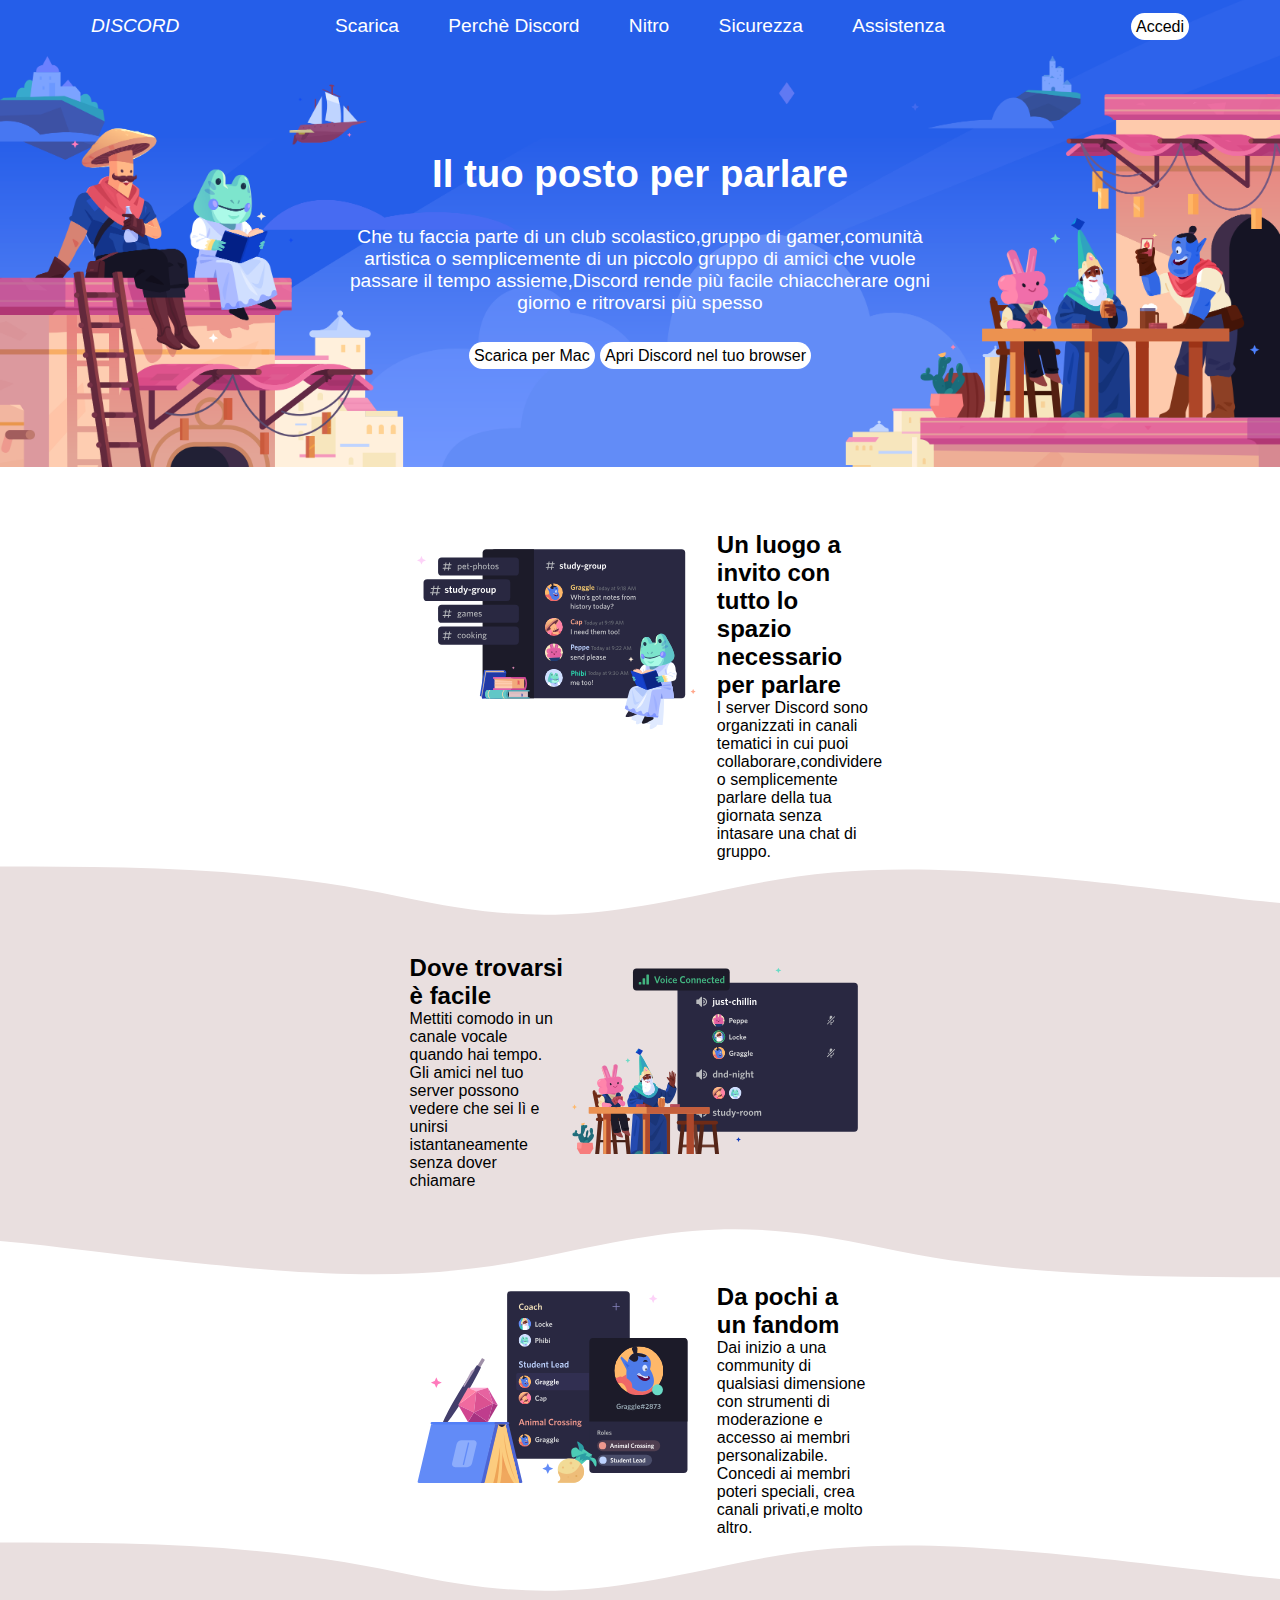
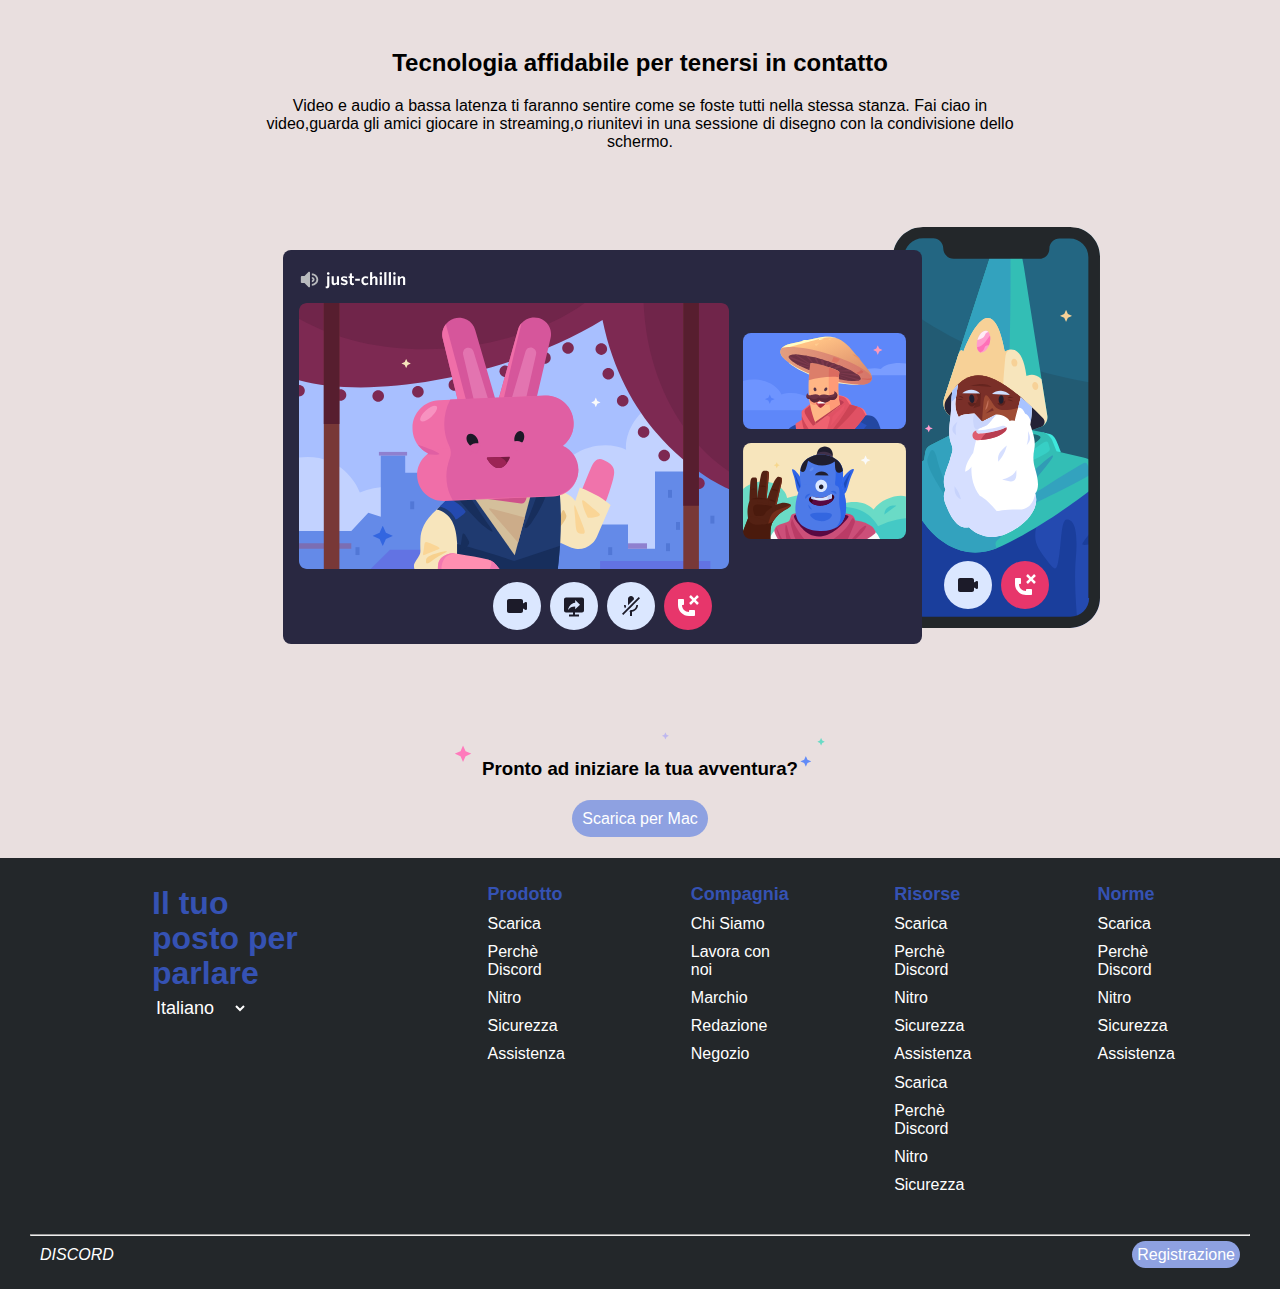
<file: index.html>
<!DOCTYPE html>
<html lang="en">
  <head>
    <meta charset="UTF-8" />
    <meta name="viewport" content="width=device-width, initial-scale=1.0" />
    <title>Discord</title>
    <link
      rel="stylesheet"
      href="https://cdnjs.cloudflare.com/ajax/libs/font-awesome/6.5.2/css/all.min.css"
      integrity="sha512-SnH5WK+bZxgPHs44uWIX+LLJAJ9/2PkPKZ5QiAj6Ta86w+fsb2TkcmfRyVX3pBnMFcV7oQPJkl9QevSCWr3W6A=="
      crossorigin="anonymous"
      referrerpolicy="no-referrer"
    />
    <link rel="stylesheet" href="css/style.css" />
  </head>
  <body>
    <div class="container">
      <header>
        <!--  logo info generali login -->
        <section class="login">
          <div>
            <i class="fa-brands fa-discord"> DISCORD </i>
          </div>
          <div class="info">
            <ul>
              <li><a href="bonus/dowload.html"></a>Scarica</li>
              <li><a href="#"></a>Perchè Discord</li>
              <li><a href="#"></a>Nitro</li>
              <li><a href="#"></a>Sicurezza</li>
              <li><a href="#"></a>Assistenza</li>
            </ul>
          </div>
          <div class="rec">
            <a href="bonus/login.html" class="circle" target="_blank">Accedi</a>
          </div>
        </section>
        <section>
          <!-- link download -->
          <div class="dowload">
            <h1>Il tuo posto per parlare</h1>
            <p>
              Che tu faccia parte di un club scolastico,gruppo di gamer,comunità
              artistica o semplicemente di un piccolo gruppo di amici che vuole
              passare il tempo assieme,Discord rende più facile chiaccherare
              ogni giorno e ritrovarsi più spesso
            </p>
            <a href="bonus/dowload.html" class="circle" target="_blank"><i class="fa-solid fa-arrow-down"></i>Scarica per Mac</a
            >
            <a href="#" class="circle">Apri Discord nel tuo browser</a>
          </div>
        </section>
      </header>
      <!-- img and text -->
      <main>
        <section class="main-box">
          <div class="pic">
          </div> 
          <div >
            <h2>
              Un luogo a invito con tutto lo spazio necessario per parlare
            </h2>
            <p>
              I server Discord sono organizzati in canali tematici in cui puoi
              collaborare,condividere o semplicemente parlare della tua giornata
              senza intasare una chat di gruppo.
            </p>
          </div>
        </section>
       <div class="wave">
           <svg xmlns="http://www.w3.org/2000/svg" class="wave-1hkxOo" version="1.1" viewBox="0 0 1440 100" preserveAspectRatio="none"><path class="wavePath-haxJK1 animationPaused-2hZ4IO" d="M826.337463,25.5396311 C670.970254,58.655965 603.696181,68.7870267 447.802481,35.1443383 C293.342778,1.81111414 137.33377,1.81111414 0,1.81111414 L0,150 L1920,150 L1920,1.81111414 C1739.53523,-16.6853983 1679.86404,73.1607868 1389.7826,37.4859505 C1099.70117,1.81111414 981.704672,-7.57670281 826.337463,25.5396311 Z" fill=""/></svg>
          <path xmlns="http://www.w3.org/2000/svg" class="wavePath-haxJK1 animationPaused-2hZ4IO" d="M826.337463,25.5396311 C670.970254,58.655965 603.696181,68.7870267 447.802481,35.1443383 C293.342778,1.81111414 137.33377,1.81111414 0,1.81111414 L0,150 L1920,150 L1920,1.81111414 C1739.53523,-16.6853983 1679.86404,73.1607868 1389.7826,37.4859505 C1099.70117,1.81111414 981.704672,-7.57670281 826.337463,25.5396311 Z" fill="currentColor">
          </path>
        </svg>
       </div> 
        <section class="main-box">
          <div class="pic server">
          </div>
          <div class="reverse">
            <h2>Dove trovarsi è facile</h2>
            <p>
              Mettiti comodo in un canale vocale quando hai tempo. Gli amici nel
              tuo server possono vedere che sei lì e unirsi istantaneamente
              senza dover chiamare
            </p>
          </div>
        </section>
         <div class="wave">   <svg xmlns="http://www.w3.org/2000/svg" class="wave-1hkxOo" version="1.1" viewBox="0 0 1440 100" preserveAspectRatio="none"><path class="wavePath-haxJK1 animationPaused-2hZ4IO" d="M826.337463,25.5396311 C670.970254,58.655965 603.696181,68.7870267 447.802481,35.1443383 C293.342778,1.81111414 137.33377,1.81111414 0,1.81111414 L0,150 L1920,150 L1920,1.81111414 C1739.53523,-16.6853983 1679.86404,73.1607868 1389.7826,37.4859505 C1099.70117,1.81111414 981.704672,-7.57670281 826.337463,25.5396311 Z" fill=""/></svg>
          <path xmlns="http://www.w3.org/2000/svg" class="wavePath-haxJK1 animationPaused-2hZ4IO" d="M826.337463,25.5396311 C670.970254,58.655965 603.696181,68.7870267 447.802481,35.1443383 C293.342778,1.81111414 137.33377,1.81111414 0,1.81111414 L0,150 L1920,150 L1920,1.81111414 C1739.53523,-16.6853983 1679.86404,73.1607868 1389.7826,37.4859505 C1099.70117,1.81111414 981.704672,-7.57670281 826.337463,25.5396311 Z" fill="currentColor">
          </path>
        </svg></div> 
        <section class="main-box">
          <div class="pic fandom">
          </div>
          <div>
            <h2>Da pochi a un fandom</h2>
            <p>
              Dai inizio a una community di qualsiasi dimensione con strumenti
              di moderazione e accesso ai membri personalizabile. Concedi ai
              membri poteri speciali, crea canali privati,e molto altro.
            </p>
          </div>
        </section>
        <div class="wave">
          <svg xmlns="http://www.w3.org/2000/svg" class="wave-1hkxOo" version="1.1" viewBox="0 0 1440 100" preserveAspectRatio="none"><path class="wavePath-haxJK1 animationPaused-2hZ4IO" d="M826.337463,25.5396311 C670.970254,58.655965 603.696181,68.7870267 447.802481,35.1443383 C293.342778,1.81111414 137.33377,1.81111414 0,1.81111414 L0,150 L1920,150 L1920,1.81111414 C1739.53523,-16.6853983 1679.86404,73.1607868 1389.7826,37.4859505 C1099.70117,1.81111414 981.704672,-7.57670281 826.337463,25.5396311 Z" fill=""/></svg>
          <path xmlns="http://www.w3.org/2000/svg" class="wavePath-haxJK1 animationPaused-2hZ4IO" d="M826.337463,25.5396311 C670.970254,58.655965 603.696181,68.7870267 447.802481,35.1443383 C293.342778,1.81111414 137.33377,1.81111414 0,1.81111414 L0,150 L1920,150 L1920,1.81111414 C1739.53523,-16.6853983 1679.86404,73.1607868 1389.7826,37.4859505 C1099.70117,1.81111414 981.704672,-7.57670281 826.337463,25.5396311 Z" fill="currentColor">
          </path>
        </svg>
        </div> 
        <!-- link dowload main -->
        <section class="end-main">
          <div>
            <h2>Tecnologia affidabile per tenersi in contatto</h2>
            <p>
              Video e audio a bassa latenza ti faranno sentire come se foste
              tutti nella stessa stanza. Fai ciao in video,guarda gli amici
              giocare in streaming,o riunitevi in una sessione di disegno con la
              condivisione dello schermo.
            </p>
            <img src="img/item4-big.svg" alt="just-chilling" /> 
            <div class="star">
              <svg xmlns="http://www.w3.org/2000/svg" width="370" height="49" viewBox="0 0 531 49" fill="none"><path d="M527.098 15.0977L530.701 13.5155C530.789 13.4276 530.789 13.3397 530.701 13.3397L527.098 11.7576L525.428 8.06592C525.428 7.97803 525.34 7.97803 525.34 8.06592L523.67 11.6697L520.066 13.3397C519.978 13.3397 519.978 13.4276 520.066 13.5155L523.67 15.0977L525.34 18.7015H525.428L527.098 15.0977Z" fill="#6ADBC6"/><path opacity="0.5" d="M303.575 6.4L306.975 4.9V4.7L303.575 3.3L302.075 0H301.875L300.375 3.3L297.075 4.7C296.975 4.8 296.975 4.9 297.075 4.9L300.375 6.4L301.875 9.8H302.075L303.575 6.4Z" fill="#9691FF"/><path d="M505.875 43.8621L510.95 41.6367C510.982 41.6007 511 41.5541 511 41.5058C511 41.4575 510.982 41.4109 510.95 41.3749L505.875 39.1495L503.598 34.0443C503.585 34.0304 503.57 34.0192 503.554 34.0116C503.537 34.004 503.518 34 503.5 34C503.482 34 503.463 34.004 503.446 34.0116C503.43 34.0192 503.415 34.0304 503.402 34.0443L501.125 39.0841L496.05 41.3749C496.018 41.4109 496 41.4575 496 41.5058C496 41.5541 496.018 41.6007 496.05 41.6367L501.125 43.8621L503.402 48.9018C503.489 49.0327 503.554 49.0327 503.598 48.9018L505.875 43.8621Z" fill="#628BF7"/><path d="M15.2764 34.15L22.9764 30.75C23.0294 30.75 23.0803 30.7289 23.1178 30.6914C23.1553 30.6539 23.1764 30.603 23.1764 30.55C23.1764 30.497 23.1553 30.4461 23.1178 30.4086C23.0803 30.3711 23.0294 30.35 22.9764 30.35L15.2764 26.95C15.2499 26.95 15.2244 26.9395 15.2057 26.9207C15.1869 26.902 15.1764 26.8765 15.1764 26.85L11.6764 19.15C11.6764 18.95 11.4764 18.95 11.3764 19.15L7.97639 26.85H7.87639L0.0763931 30.35C0.0271976 30.405 0 30.4762 0 30.55C0 30.6238 0.0271976 30.695 0.0763931 30.75L7.87639 34.15H7.97639L11.3764 41.95C11.4764 42.15 11.6764 42.15 11.6764 41.95L15.1764 34.25C15.1764 34.2235 15.1869 34.198 15.2057 34.1793C15.2244 34.1605 15.2499 34.15 15.2764 34.15Z" fill="#FF7ABC"/>
              </svg>
              <h3>Pronto ad iniziare la tua avventura?</h3>
            </div>
            <a href="bonus/dowload.html" class="circle" target="_blank">
              <i class="fa-solid fa-arrow-down"></i>Scarica per Mac
            </a>
          </div>
        </section>
      </main>
      <footer>
        <section class="info-page">
          <div class="language">
            <h3>Il tuo posto per parlare</h3>
            <select name="translate" id="translate">
              <option  value="">Italiano</option>
              <option value="">Inglese</option>
              <option value="">Francese</option>
            </select>
            <br />
            <i class="fa-brands fa-facebook"></i>
            <i class="fa-brands fa-square-twitter"></i>
            <i class="fa-brands fa-instagram"></i>
            <i class="fa-brands fa-youtube"></i>
          </div>
          <!--  inizio liste link -->
          <div>
            <ul>
              <li><strong>Prodotto</strong></li>
              <li><a href="bonus/dowload.html"></a>Scarica</li>
              <li><a href="#"></a>Perchè Discord</li>
              <li><a href="#"></a>Nitro</li>
              <li><a href="#"></a>Sicurezza</li>
              <li><a href="#"></a>Assistenza</li>
            </ul>
          </div>
          <div>
            <ul>
              <li><strong>Compagnia</strong></li>
              <li><a href="#"></a>Chi Siamo</li>
              <li><a href="#"></a>Lavora con noi</li>
              <li><a href="#"></a>Marchio</li>
              <li><a href="#"></a>Redazione</li>
              <li><a href="#"></a>Negozio</li>
            </ul>
          </div>
          <div>
            <ul>
              <li><strong>Risorse</strong></li>
              <li><a href="bonus/dowload.html"></a>Scarica</li>
              <li><a href="#"></a>Perchè Discord</li>
              <li><a href="#"></a>Nitro</li>
              <li><a href="#"></a>Sicurezza</li>
              <li><a href="#"></a>Assistenza</li>
              <li><a href="bonus/dowload.html"></a>Scarica</li>
              <li><a href="#"></a>Perchè Discord</li>
              <li><a href="#"></a>Nitro</li>
              <li><a href="#"></a>Sicurezza</li>
            </ul>
          </div>
          <div>
            <ul>
              <li><strong>Norme</strong></li>
              <li><a href="bonus/dowload.html"></a>Scarica</li>
              <li><a href="#"></a>Perchè Discord</li>
              <li><a href="#"></a>Nitro</li>
              <li><a href="#"></a>Sicurezza</li>
              <li><a href="#"></a>Assistenza</li>
            </ul>
          </div>
        </section>

        <section>
          <hr />
          <div class="end">
            <div>
              <a href="#"><i class="fa-brands fa-discord"> DISCORD </i></a>
            </div>
            <div>
              <a href="bonus/sing-up.html" class="circle" target="_blank">Registrazione</a>
            </div>
          </div>
        </section>
      </footer>
    </div>
  </body>
</html>
</file>
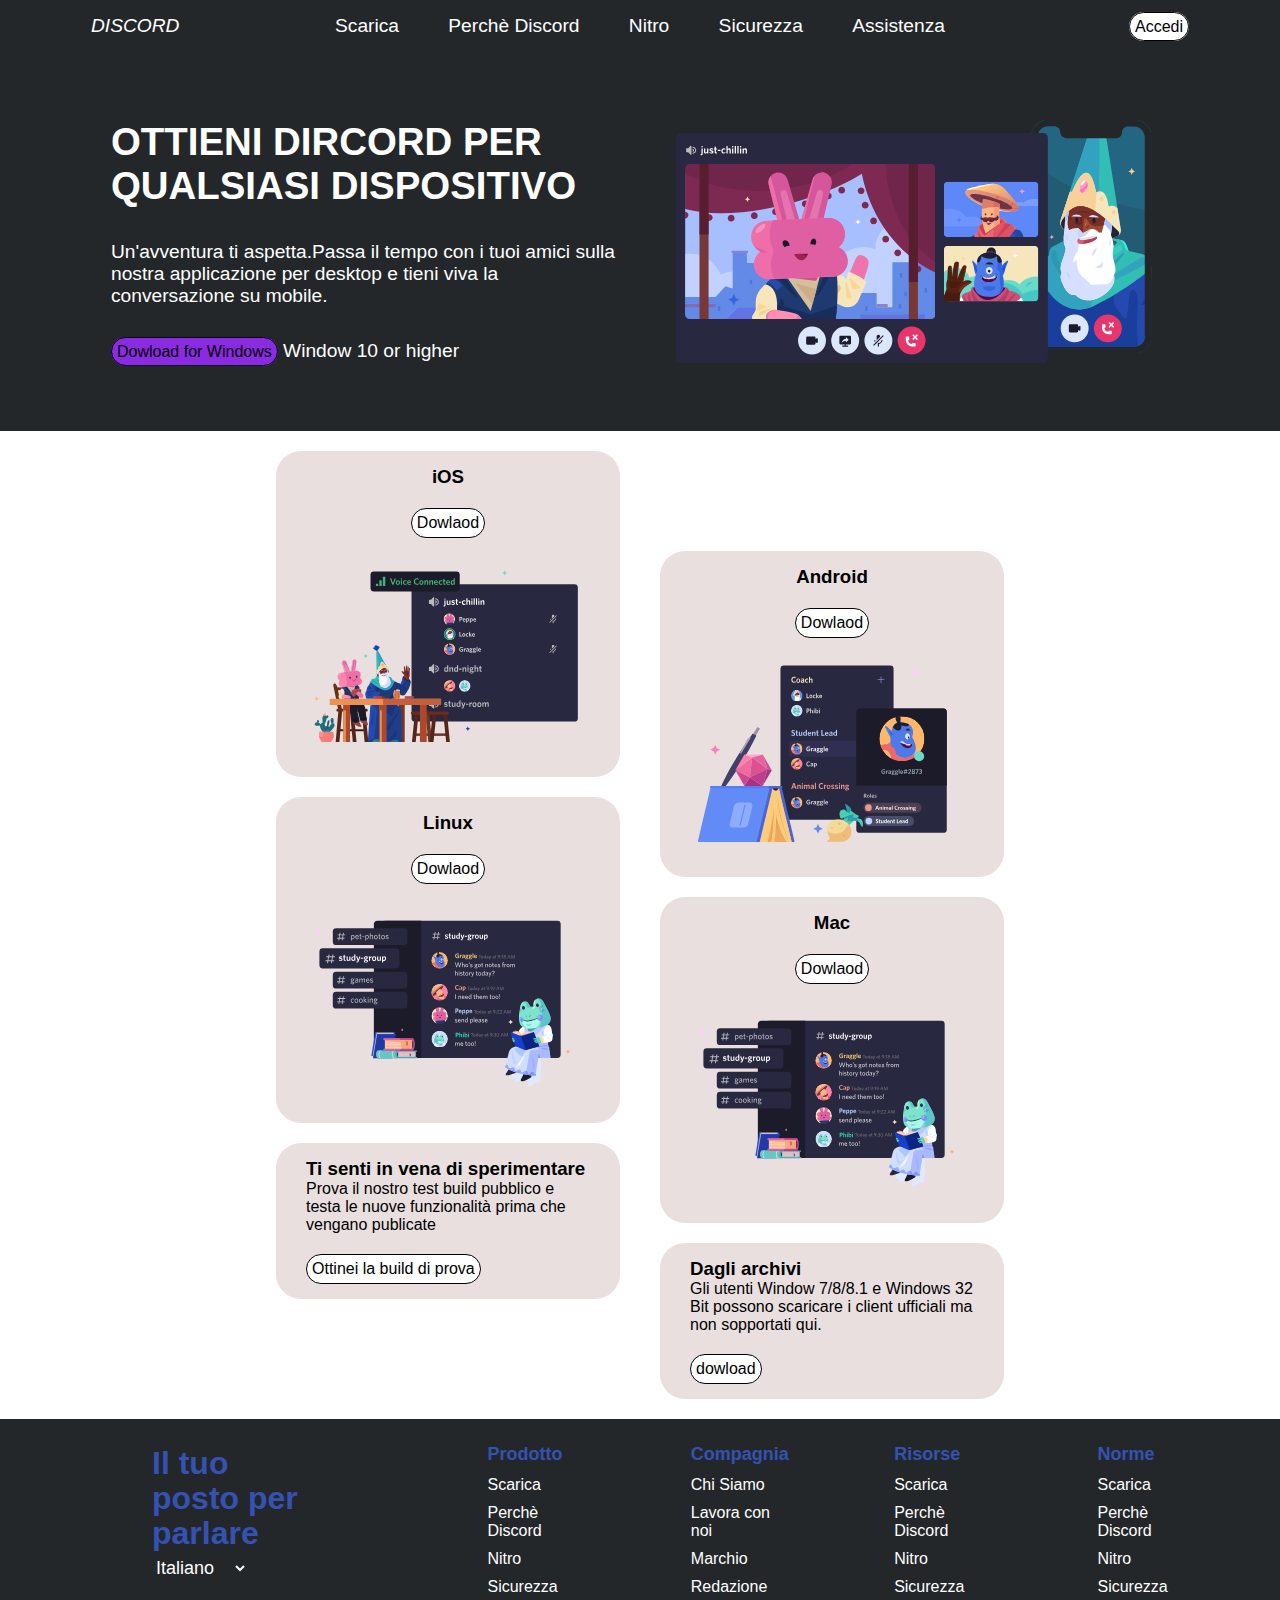
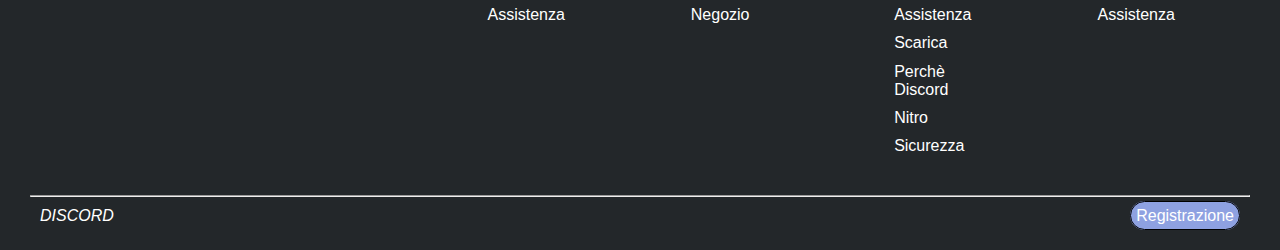
<file: bonus/dowload.html>
<!DOCTYPE html>
<html lang="en">
  <head>
    <meta charset="UTF-8" />
    <meta name="viewport" content="width=device-width, initial-scale=1.0" />
    <link
      rel="stylesheet"
      href="https://cdnjs.cloudflare.com/ajax/libs/font-awesome/6.5.2/css/all.min.css"
      integrity="sha512-SnH5WK+bZxgPHs44uWIX+LLJAJ9/2PkPKZ5QiAj6Ta86w+fsb2TkcmfRyVX3pBnMFcV7oQPJkl9QevSCWr3W6A=="
      crossorigin="anonymous"
      referrerpolicy="no-referrer"
    />
    <link rel="stylesheet" href="css-bonus/dowload.css" />
    <title>Dowload</title>
  </head>
  <body>
    <div class="container">
      <header>
        <!--  logo info generali login -->
        <section class="login">
          <div>
            <i class="fa-brands fa-discord"> DISCORD </i>
          </div>
          <div class="info">
            <ul>
              <li><a href="dowload.css"></a>Scarica</li>
              <li><a href="#"></a>Perchè Discord</li>
              <li><a href="#"></a>Nitro</li>
              <li><a href="#"></a>Sicurezza</li>
              <li><a href="#"></a>Assistenza</li>
            </ul>
          </div>
          <div class="rec">
            <a href="login.html" class="circle" target="_blank">Accedi</a>
          </div>
        </section>
        <section>
          <div class="dowload">
            <div>
              <h1>OTTIENI DIRCORD PER QUALSIASI DISPOSITIVO</h1>
              <p>
                Un'avventura ti aspetta.Passa il tempo con i tuoi amici sulla
                nostra applicazione per desktop e tieni viva la conversazione su
                mobile.
              </p>
              <section>
                <a href="#" class="circle"
                  ><i class="fa-solid fa-download"></i> Dowload for Windows</a >
                <span>Window 10 or higher</span>
              </section>
            </div>
            <div>
              <img src="../img/item4-big.svg" alt="" />
            </div>
          </div>
        </section>
      </header>
      <main>
        <div class="device">
          <div>
            <section>
              <h3>iOS</h3>
              <a href="" class="circle">Dowlaod</a>
              <img src="../img/item2.svg" alt="device" />
            </section>
            <section>
              <h3>Linux</h3>
              <a href="" class="circle">Dowlaod</a>
              <img src="../img/item1.svg" alt="computer" />
            </section>
            <section class="last">
              <h3>Ti senti in vena di sperimentare</h3>
              <p>
                Prova il nostro test build pubblico e testa le nuove
                funzionalità prima che vengano publicate
              </p>
              <a href="" class="circle">Ottinei la build di prova
                <i class="fa-solid fa-arrow-down"></i>
              </a>
            </section>
          </div>
          <div class="down">
            <section>
              <h3>Android</h3>
              <a href="" class="circle">Dowlaod</a>
              <img src="../img/item3.svg" alt="device" />
            </section>
            <section>
              <h3>Mac</h3>
              <a href="" class="circle">Dowlaod</a>
              <img src="../img/item1.svg" alt="computer" />
            </section>
            <section class="last">
              <h3>Dagli archivi</h3>
              <p>
                Gli utenti Window 7/8/8.1 e Windows 32 Bit possono scaricare i
                client ufficiali ma non sopportati qui.
              </p>
              <a href="" class="circle"
                >dowload<i class="fa-solid fa-arrow-down"></i
              ></a>
            </section>
          </div>
        </div>
      </main>
      <footer>
        <section class="info-page">
          <div class="language">
            <h3>Il tuo posto per parlare</h3>
            <select name="translate" id="translate">
              <option value="">Italiano</option>
              <option value="">Inglese</option>
              <option value="">Francese</option>
            </select>
            <br />
            <i class="fa-brands fa-facebook"></i>
            <i class="fa-brands fa-square-twitter"></i>
            <i class="fa-brands fa-instagram"></i>
            <i class="fa-brands fa-youtube"></i>
          </div>
          <!--  inizio liste link -->
          <div>
            <ul>
              <li><strong>Prodotto</strong></li>
              <li><a href="dowload.css" target="_blank"></a>Scarica</li>
              <li><a href="#"></a>Perchè Discord</li>
              <li><a href="#"></a>Nitro</li>
              <li><a href="#"></a>Sicurezza</li>
              <li><a href="#"></a>Assistenza</li>
            </ul>
          </div>
          <div>
            <ul>
              <li><strong>Compagnia</strong></li>
              <li><a href="#"></a>Chi Siamo</li>
              <li><a href="#"></a>Lavora con noi</li>
              <li><a href="#"></a>Marchio</li>
              <li><a href="#"></a>Redazione</li>
              <li><a href="#"></a>Negozio</li>
            </ul>
          </div>
          <div>
            <ul>
              <li><strong>Risorse</strong></li>
              <li><a href="dowload.css" target="_blank"></a>Scarica</li>
              <li><a href="#"></a>Perchè Discord</li>
              <li><a href="#"></a>Nitro</li>
              <li><a href="#"></a>Sicurezza</li>
              <li><a href="#"></a>Assistenza</li>
              <li><a href="#"></a>Scarica</li>
              <li><a href="#"></a>Perchè Discord</li>
              <li><a href="#"></a>Nitro</li>
              <li><a href="#"></a>Sicurezza</li>
            </ul>
          </div>
          <div>
            <ul>
              <li><strong>Norme</strong></li>
              <li><a href="dowload.css" target="_blank"></a>Scarica</li>
              <li><a href="#"></a>Perchè Discord</li>
              <li><a href="#"></a>Nitro</li>
              <li><a href="#"></a>Sicurezza</li>
              <li><a href="#"></a>Assistenza</li>
            </ul>
          </div>
        </section>

        <section>
          <hr />
          <div class="end">
            <div>
              <a href=""><i class="fa-brands fa-discord"> DISCORD </i></a>
            </div>
            <div>
              <a href="sing-up.html" class="circle">Registrazione</a>
            </div>
          </div>
        </section>
      </footer>
    </div>
  </body>
</html>
</file>
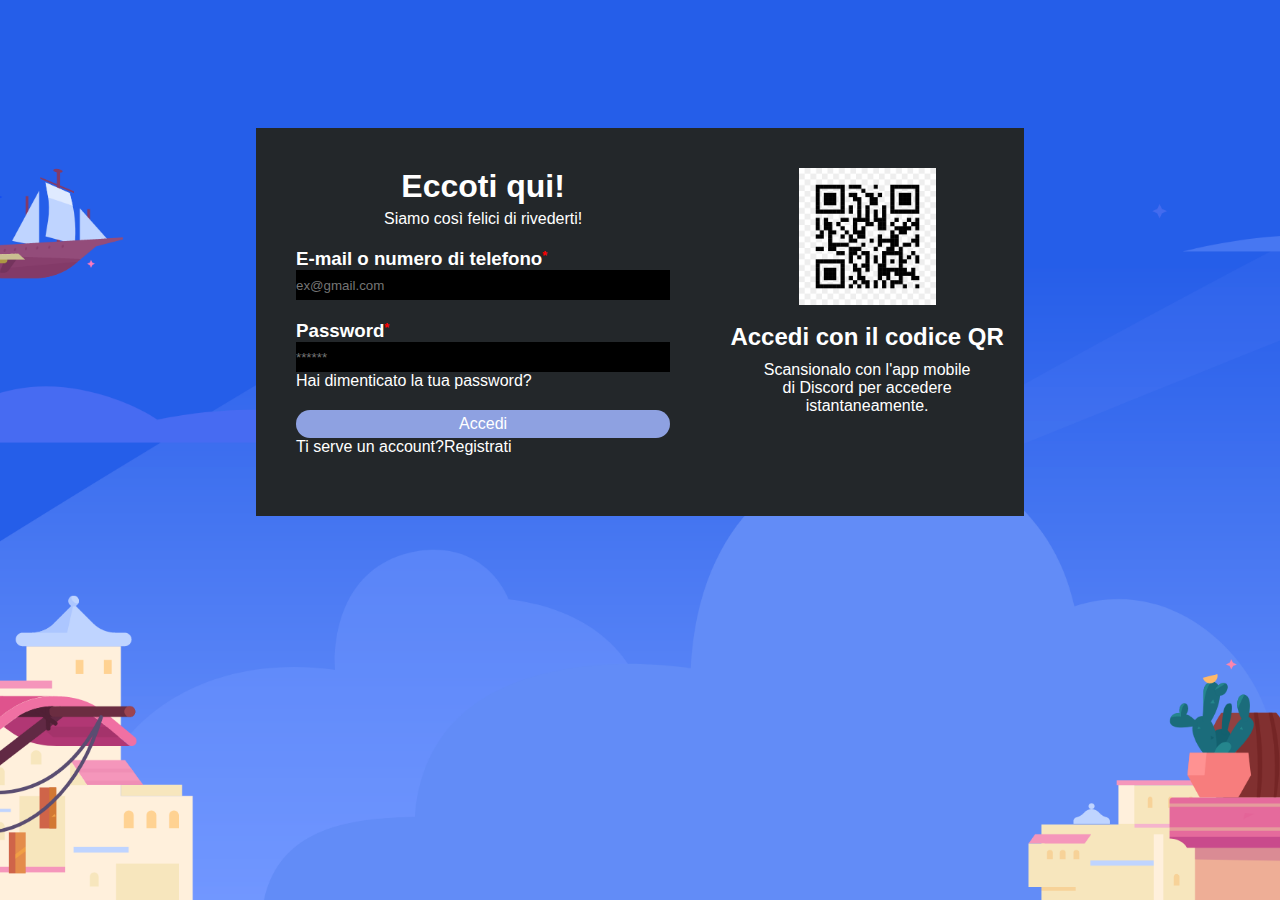
<file: bonus/login.html>
<!DOCTYPE html>
<html lang="en">
<head>
    <meta charset="UTF-8">
    <meta name="viewport" content="width=device-width, initial-scale=1.0">
   <link
      rel="stylesheet"
      href="https://cdnjs.cloudflare.com/ajax/libs/font-awesome/6.5.2/css/all.min.css"
      integrity="sha512-SnH5WK+bZxgPHs44uWIX+LLJAJ9/2PkPKZ5QiAj6Ta86w+fsb2TkcmfRyVX3pBnMFcV7oQPJkl9QevSCWr3W6A=="
      crossorigin="anonymous"
      referrerpolicy="no-referrer"
    /> 
    <link rel="stylesheet" href="css-bonus/login.css">
    <title>Login</title>
</head>
<body>
    <div class="container">
        <div class="box">
            <header>
                <h1> Eccoti qui!</h1>
                <p>Siamo così felici di rivederti!</p>
            </header>
            <main>
                <section>
                <h3> E-mail o numero di telefono<strong>*</strong></h3>
                    <input type="email" name="" id=""  placeholder="ex@gmail.com">
                </section>
                <section>
                 <h3> Password<strong>*</strong></h3>
                 <input type="password" name="" id="" minlength="6" maxlength="15" placeholder="******">
                 <br>
                 <a href="#">Hai dimenticato la tua password?</a> 
                </section>
                 <section class="circle">
                 <a  href="#">Accedi</a>   
                </section>
                <span>Ti serve un account?<a href="sing-up.html">Registrati</a></span>
            </main>
        </div>
        <div class="box QR">
            <footer>
                <img src="../img/qr.png" alt="QR">
                <i class="fa-brands fa-discord"></i>
                <h2>Accedi con il codice QR</h2>
                <p>Scansionalo con l'app mobile di Discord per accedere istantaneamente.</p>

            </footer>
        </div>
    </div>
    
</body>
</html>
</file>
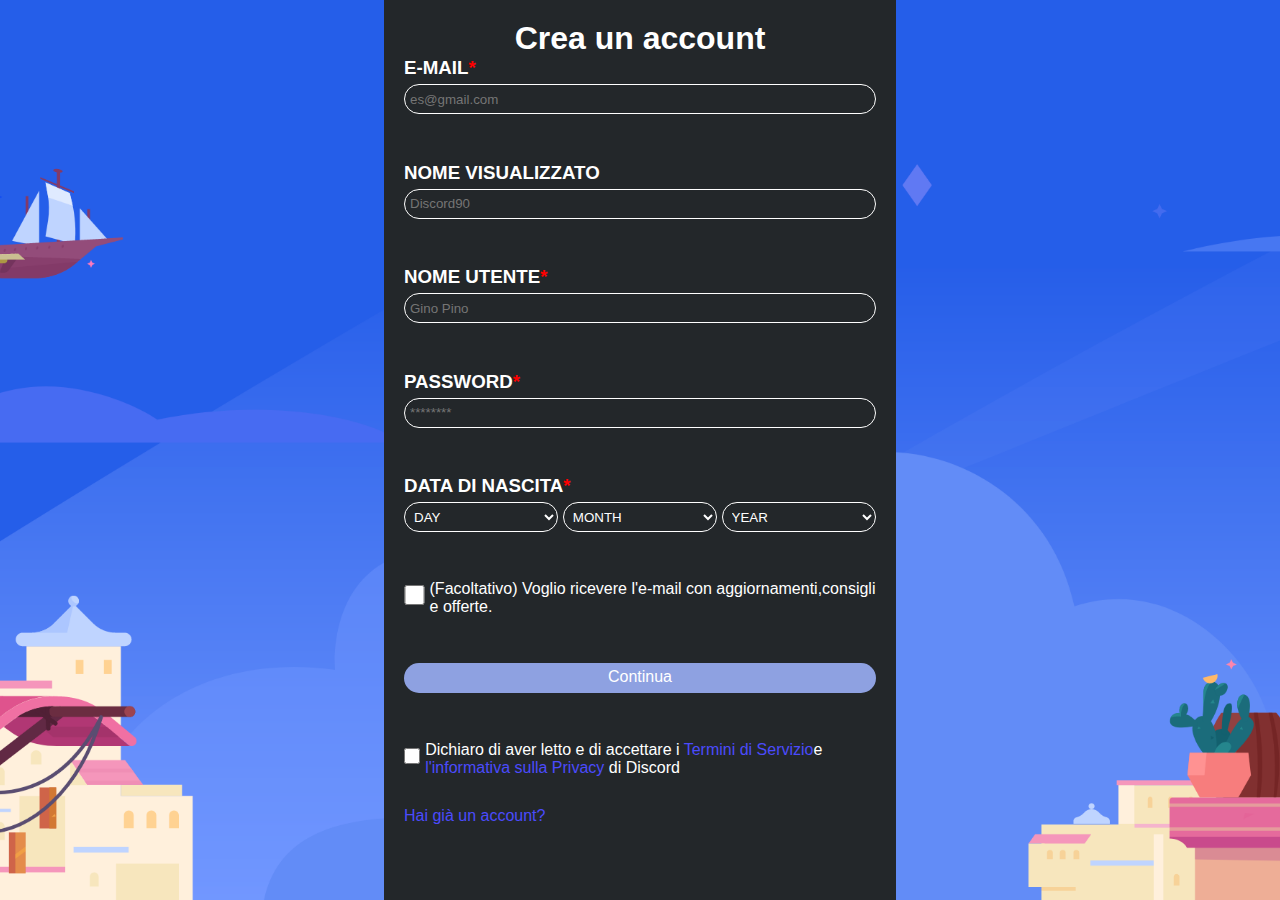
<file: bonus/sing-up.html>
<!DOCTYPE html>
<html lang="en">
  <head>
    <meta charset="UTF-8" />
    <meta name="viewport" content="width=device-width, initial-scale=1.0" />
    <title>Sing up</title>
    <link rel="stylesheet" href="css-bonus/sing-up.css" />
  </head>
  <body>
    <div class="container">
      <header>
        <section>
          <h1>Crea un account</h1>
        </section>
      </header>
      <!-- lista input select and checkbox -->
      <main>
        <ul>
          <li>
            <h3>E-MAIL<strong>*</strong></h3>
            <input type="email" name="" id="" placeholder="es@gmail.com" />
            
          </li>
          <li>
            <h3>NOME VISUALIZZATO</h3>
            <input class="nick" type="text" placeholder="Discord90" />
            <div class="nick-help"></div>
          </li>
          <li>
            <h3>NOME UTENTE<strong>*</strong></h3>
            <input class="name" type="text" placeholder="Gino Pino" />
            <div class="name-help"></div>
          </li>
          <li>
            <h3>PASSWORD<strong>*</strong></h3>
            <input type="text" placeholder="********"/>
          </li>
          <li>
            <h3>DATA DI NASCITA<strong>*</strong></h3>
            <select name="Day" id="">
              <option value="">DAY</option>
              <option value="day">1</option>
              <option value="day">2</option>
              <option value="day">3</option>
              <option value="day">4</option>
              <option value="day">5</option>
              <option value="day">6</option>
              <option value="day">7</option>
              <option value="day">8</option>
              <option value="day">9</option>
              <option value="day">10</option>
              <option value="day">11</option>
              <option value="day">12</option>
              <option value="day">13</option>
              <option value="day">14</option>
              <option value="day">15</option>
              <option value="day">16</option>
              <option value="day">17</option>
              <option value="day">18</option>
              <option value="day">19</option>
              <option value="day">20</option>
              <option value="day">21</option>
              <option value="day">22</option>
              <option value="day">23</option>
              <option value="day">24</option>
              <option value="day">25</option>
              <option value="day">26</option>
              <option value="day">27</option>
              <option value="day">28</option>
              <option value="day">29</option>
              <option value="day">30</option>
              <option value="day">31</option>
            </select>
            <select name="Month" id="" aria-placeholder="Mese">
              <option value="">MONTH</option>
              <option value="month">1</option>
              <option value="month">2</option>
              <option value="month">3</option>
              <option value="month">4</option>
              <option value="month">5</option>
              <option value="month">6</option>
              <option value="month">7</option>
              <option value="month">8</option>
              <option value="month">9</option>
              <option value="month">10</option>
              <option value="month">11</option>
              <option value="month">12</option>
            </select>
            <select name="Year" id="" aria-placeholder="Anno">
              <option value="">YEAR</option>
              <option value="year">1991</option>
              <option value="year">1992</option>
              <option value="year">1993</option>
              <option value="year">1994</option>
              <option value="year">1995</option>
              <option value="year">1996</option>
              <option value="year">1997</option>
              <option value="year">1998</option>
              <option value="year">1999</option>
              <option value="year">2000</option>
              <option value="year">2001</option>
              <option value="year">2002</option>
              <option value="year">2003</option>
              <option value="year">2004</option>
              <option value="year">2005</option>
              <option value="year">2006</option>
              <option value="year">2007</option>
              <option value="year">2008</option>
              <option value="year">2009</option>
              <option value="year">2010</option>
              <option value="year">2011</option>
              <option value="year">2012</option>
              <option value="year">2013</option>
              <option value="year">2014</option>
              <option value="year">2015</option>
              <option value="year">2016</option>
              <option value="year">2017</option>
              <option value="year">2018</option>
              <option value="year">2019</option>
              <option value="year">2020</option>
              <option value="year">2021</option>
              <option value="year">2022</option>
              <option value="year">2023</option>
              <option value="year">2024</option>
            </select>
          </li>
          <li class="check">
            <input type="checkbox" name="new-letter" id="new-letter">
            <label for="new-letter">(Facoltativo) Voglio ricevere l'e-mail con aggiornamenti,consigli e offerte.</label>
          </li>
          <li class="circle">
            <a href="#" >Continua</a>
          </li>
          <li class="check"> 
            <input type="checkbox" name="Privacy" id="privacy" required >
            <label for="Privacy"> Dichiaro di aver letto e di accettare i <a href="°">Termini di Servizio</a>e <a href="#">l'informativa sulla Privacy</a> di Discord</label>
          </li>
        </ul>
      </main>
      <footer>
        <a href="login.html" target="_blank"> Hai già un account?</a>
      </footer>
    </div>
  </body>
</html>
</file>
<file: css/style.css>
* {
  margin: 0;
  padding: 0;
  box-sizing: border-box;
  font-family: Whitney, "Helvetica Neue", Helvetica, Arial, sans-serif;
}
section {
  padding: 15px 30px;
}
/* rigole generali link */
a {
  text-decoration: none;
  color: white;
}
.circle {
  color: black;
  padding: 5px;
  border-radius: 25px;
  border: none;
  background-color: white;
  font-size: medium;
}
/* header css */
/* prima sezione header */
header {
  color: white;
  background-color: rgb(14, 143, 143);
  font-size: larger;
  background-image: url(../img/jumbo.png);
  background-repeat: no-repeat;
  background-position: center;
  background-size: cover;
}
.login {
  display: flex;
  align-items: flex-start;
  justify-content: center;
}
.login > div {
  width: 20%;
}
.login > .info {
  width: 50%;
}
.info > ul {
  list-style: none;
  display: flex;
  flex-direction: row;
  justify-content: space-between;
}
.login > .rec {
  text-align: end;
}
/*  seconda section header */

.dowload {
  margin: 7% 25%;
  text-align: center;
}
.dowload > p {
  margin: 30px auto;
}
/* css main */
main {
  color: black;
  margin-top: 5%;
}
main > .main-box {
  display: flex;
  flex-direction: row;
  align-items: stretch;
}
main > section {
  padding: 0 20%;
}
main > section:nth-of-type(even) {
  background-color: rgb(233, 223, 223);
}
.main-box > div {
  padding-right: 20%;
  width: 40%;
}
.main-box > .pic {
  background-image: url(../img/item1.svg);
  background-position: right;
  background-size: contain;
  background-repeat: no-repeat;
  width: 60%;
  max-height: 200px;
}
.main-box > .server {
  background-image: url(../img/item2.svg);
  background-position: left; 
}
.main-box > .fandom {
  background-image: url(../img/item3.svg);
}
.main-box:nth-of-type(2) {
  flex-direction: row-reverse;
}
.main-box > .reverse {
  padding-left: 20%;
  padding-right: 0;
}
/*  end section main */
main > .end-main {
  display: flex;
  flex-direction: column;
  margin-bottom: 0;
  padding-bottom: 30px;
  text-align: center;
}

.end-main h2,
.end-main p {
  margin: 20px auto;
}

.star > svg {
  position: relative;
  top: 20px;
}
.end-main h3 {
  margin-bottom: 30px;
}
/*  regolo bottoni main and footer */
.end-main .circle,
.end .circle {
  color: white;
  background-color: rgb(142, 161, 225);
  padding: 10px;
}
/* wave */
.wave > svg {
  fill: rgb(233, 223, 223);
  position: relative;
  bottom: -4px;
}
.wave:nth-of-type(even) {
  transform: rotate(180deg);
}
/* css footer 
 css info-page general */
.info-page {
  display: flex;
}
.info-page > .language {
  width: calc((100% / 6) * 2);
}
.info-page > div {
  width: calc(100% / 6);
}
footer {
  color: white;
  background-color: rgb(35, 39, 42);
}
/* css language */
.language {
  padding: 1% 10%;
  line-height: 35px;
}
.language > h3 {
  font-size: xx-large;
  color: rgb(53, 82, 179);
}
.language > select {
  border: none;
  background-color: transparent;
  color: white; 
  font-size: large;
}
.language option {
  background-color: rgb(35, 39, 42);
}
.language > i {
  /* color: white; */
  margin-right: 5px;
  font-size: larger;
}
/* select::after{
  content:" url(../img/ita.png)";
} */
/* footer list */
footer ul {
  list-style: none;
  margin: 5% 25%;
}
li > strong {
  color: rgb(53, 82, 179);
  font-size: large;
}
footer li {
  margin: 10% auto;
}
/* css footer end */
.end {
  display: flex;
  justify-content: space-between;
  align-items: center;
  padding: 10px;
}

.end .circle {
  color: white; 
  padding: 5px;
  background-color: rgb(142, 161, 225);
}
.circle:hover {
  color: white;
  background-color: rgb(35, 39, 42);
}
</file>
<file: bonus/css-bonus/dowload.css>
* {
  margin: 0;
  padding: 0;
  box-sizing: border-box;
  font-family: Whitney, "Helvetica Neue", Helvetica, Arial, sans-serif;
}
section {
  padding: 15px 30px;
}
/* rigole generali link */
a {
  text-decoration: none;
  color: white;
}
.circle {
  color: black;
  padding: 5px;
  border-radius: 25px;
  border: 1px solid black;
  background-color: white;
  font-size: medium;
}
/* header css */
/* prima sezione header */
header {
  background-color: rgb(35, 39, 42);
  font-size: larger;
}
.login {
  color: white;
  display: flex;
  align-items: flex-start;
  justify-content: center;
}
.login > div {
  width: 20%;
}
.login > .info {
  width: 50%;
}
.info > ul {
  list-style: none;
  display: flex;
  flex-direction: row;
  justify-content: space-between;
}
.login > .rec {
  text-align: end;
}
/*  seconda section header */
.dowload {
  display: flex;
  justify-content: center;
}
.dowload div {
  width: 45%;
  min-height: 300px;
  padding: 20px;
  color: white;
  display: flex;
  flex-direction: column;
  justify-content: space-evenly;
}
.dowload section {
  padding: 0;
}
.dowload .circle {
  background-color: blueviolet;
}
/* css main */
.device {
  display: flex;
  justify-content: center;
  align-items: flex-start;
}
.device div {
  width: 30%;
}
.device section {
  display: flex;
  flex-direction: column;
  align-items: center;
  border-radius: 25px;
  background-color: rgb(233, 223, 223);
  margin: 20px;
}
.device img {
  max-width: 100%;
  margin: 20px auto;
}
.device .circle {
  margin-top: 20px;
}

.device .down {
  margin-top: 100px;
  align-self: self-end;
}
.device .last {
    align-items: start /* !important  selettore per dare priorità*/;
}
   
    
/* css footer 
 css info-page general */
.info-page {
  display: flex;
}
.info-page > .language {
  width: calc((100% / 6) * 2);
}
.info-page > div {
  width: calc(100% / 6);
}
footer {
  background-color: rgb(35, 39, 42);
}
/* css language */
.language {
  padding: 1% 10%;
  line-height: 35px;
}
.language > h3 {
  font-size: xx-large;
  color: rgb(53, 82, 179);
}
.language > select {
  border: none;
  background-color: transparent;
  color: white;
  font-size: large;
}
.language option {
  background-color: rgb(35, 39, 42);
}
.language > i {
  color: white;
  margin-right: 5px;
  font-size: larger;
}

/* footer list */
footer ul {
  list-style: none;
  margin: 5% 25%;
}
li > strong {
  color: rgb(53, 82, 179);
  font-size: large;
}
footer li {
  margin: 10% auto;
  color: white;
}

/* css footer end */
.end {
  display: flex;
  justify-content: space-between;
  align-items: center;
  color: white;
  padding: 10px;
}
.end .circle {
  color: white;
  border-radius: 25px;
  padding: 5px;
  background-color: rgb(142, 161, 225);
}
.circle:hover {
  color: white;
  background-color: rgb(35, 39, 42);
}
.circle:active {
  background-color: red;
  color: darkgoldenrod;
}
</file>
<file: bonus/css-bonus/login.css>
/* regole contenitori generali */
* {
  padding: 0;
  margin: 0;
  box-sizing: border-box;
  color: white;
  text-decoration: none;
  font-family: Whitney, "Helvetica Neue", Helvetica, Arial, sans-serif;
}
body {
  background-image: url(../../img/jumbo.png);
  background-size: cover;
  background-repeat: no-repeat;
  background-position: center;
  background-attachment: fixed;
}
.container {
  display: flex;
  width: 60%;
  margin: 10% auto;
  background-color: rgb(35, 39, 42);
}
.box {
  width: 59%;
  /* border: 1px solid black; */
  margin: 30px 20px;
  padding-top: 10px;
}
.QR {
  width: 39%;
  text-align: center;
}

/*  header css */
header {
  text-align: center;
  margin-bottom: 20px;
}
header > h1 {
  margin-bottom: 5px;
}
/* main css */
main {
  margin: 0 20px;
  margin-bottom: 30px;
}
main > section {
  margin-bottom: 20px;
}
section > input {
  width: 100%;
  height: 30px;
  background-color: black;
  border: none;
}
main strong {
  color: red;
  font-size: small;
  vertical-align: text-top;
}
.circle {
  text-align: center;
  border-radius: 25px;
  padding: 5px;
  background-color: rgb(142, 161, 225);
  width: 100%;
  margin-bottom: 0;
}
.circle:hover {
  color: white;
  background-color: rgb(35, 39, 42);
  border: 1px solid white;
}
/* css footer */
footer > img {
  width: 50%;
  margin: 0 25%;
}
footer h2{
  margin: 10px auto;
}
footer p{
  margin: 10px 30px;
}
footer i {
  position: relative;
 
  bottom: 100px;
  color: black;
  background-color: white;
  font-size: xx-large;
}
</file>
<file: bonus/css-bonus/sing-up.css>
/*  css general */
* {
  margin: 0;
  padding: 0;
  box-sizing: border-box;
  font-family: Whitney, "Helvetica Neue", Helvetica, Arial, sans-serif;
  
}
a{
    text-decoration: none;
    color:rgb(75, 75, 252);
}
/* css body and general conteiner */
body {
  background-image: url(../../img/jumbo.png);
  background-size: cover;
  background-repeat: no-repeat;
  background-position: center;
  background-attachment: fixed;
}
.container{
    background-color: rgb(35, 39, 42);
    margin: 0 auto;
    width: 40%;
    height: 100vh;
    padding-top: 20px;
    
}
/* header css */
header{
    text-align: center;
    color: white;
}
/* main list */
main ul{
    color: white;
    display:flex;
    flex-direction:column;
    justify-content:space-between;
    height: 80vh;
    padding: 0 20px;
    list-style: none;
}
input,
select
{
    width: 100%;
    height: 30px;
    background-color: rgb(35, 39, 42);
    border: 1px solid white;
     border-radius: 25px;
    color: white;
    margin-top: 5px;
    padding-left: 5px;
}
select{
    width: calc((100% / 3) - 3px);
}
/* checkbox */
#new-letter,
#privacy{
    width: 5%;
    height: 20px;
    background-color: rgb(35, 39, 42);
    border: 1px solid white;
    border-radius: 25px;
}
.check{
    display: flex;
    justify-content: flex-start;
    align-items: flex-start;
}
label{
    margin-left: 5px;
}
/* botton circle */
.circle {
  text-align: center;
  border-radius: 25px;
  padding: 5px;
  background-color: rgb(142, 161, 225);
  width: 100%;
  height: 30px;
  margin-bottom: 0;
}
.circle:hover {
  background-color: rgb(35, 39, 42);
  border: 1px solid white;
}
.circle > a{
    color: white;
}
strong{
    color: red;
}
/* footer */
footer{
    margin: 30px 20px;
}
.nick:hover + .nick-help::before{
    content: "Questo è il modo in cui ti vedono gli altri.Puoi usare caratteri speciali o Emoji"; 
}
.name:hover + .name-help::before{
    content:"Usa solo numeri ,lettere trattini _ o punti " ;
}
</file>
